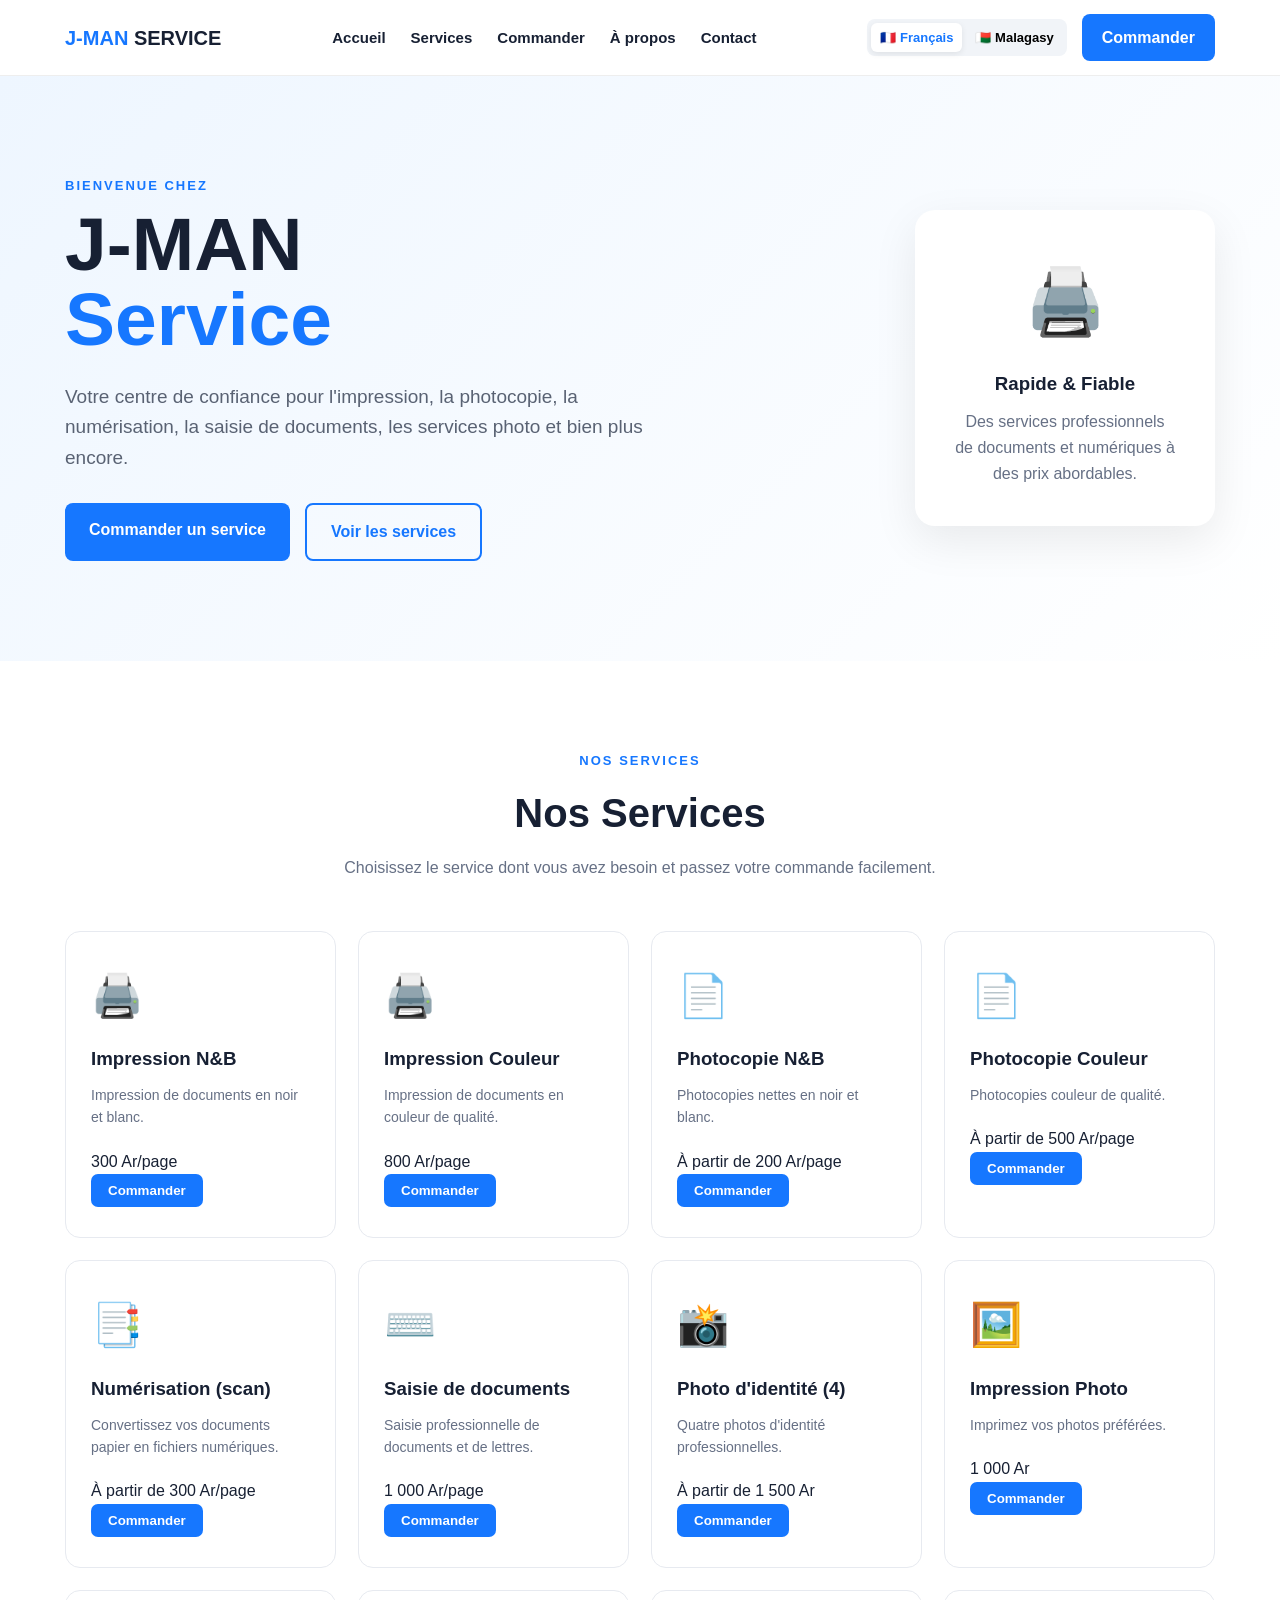
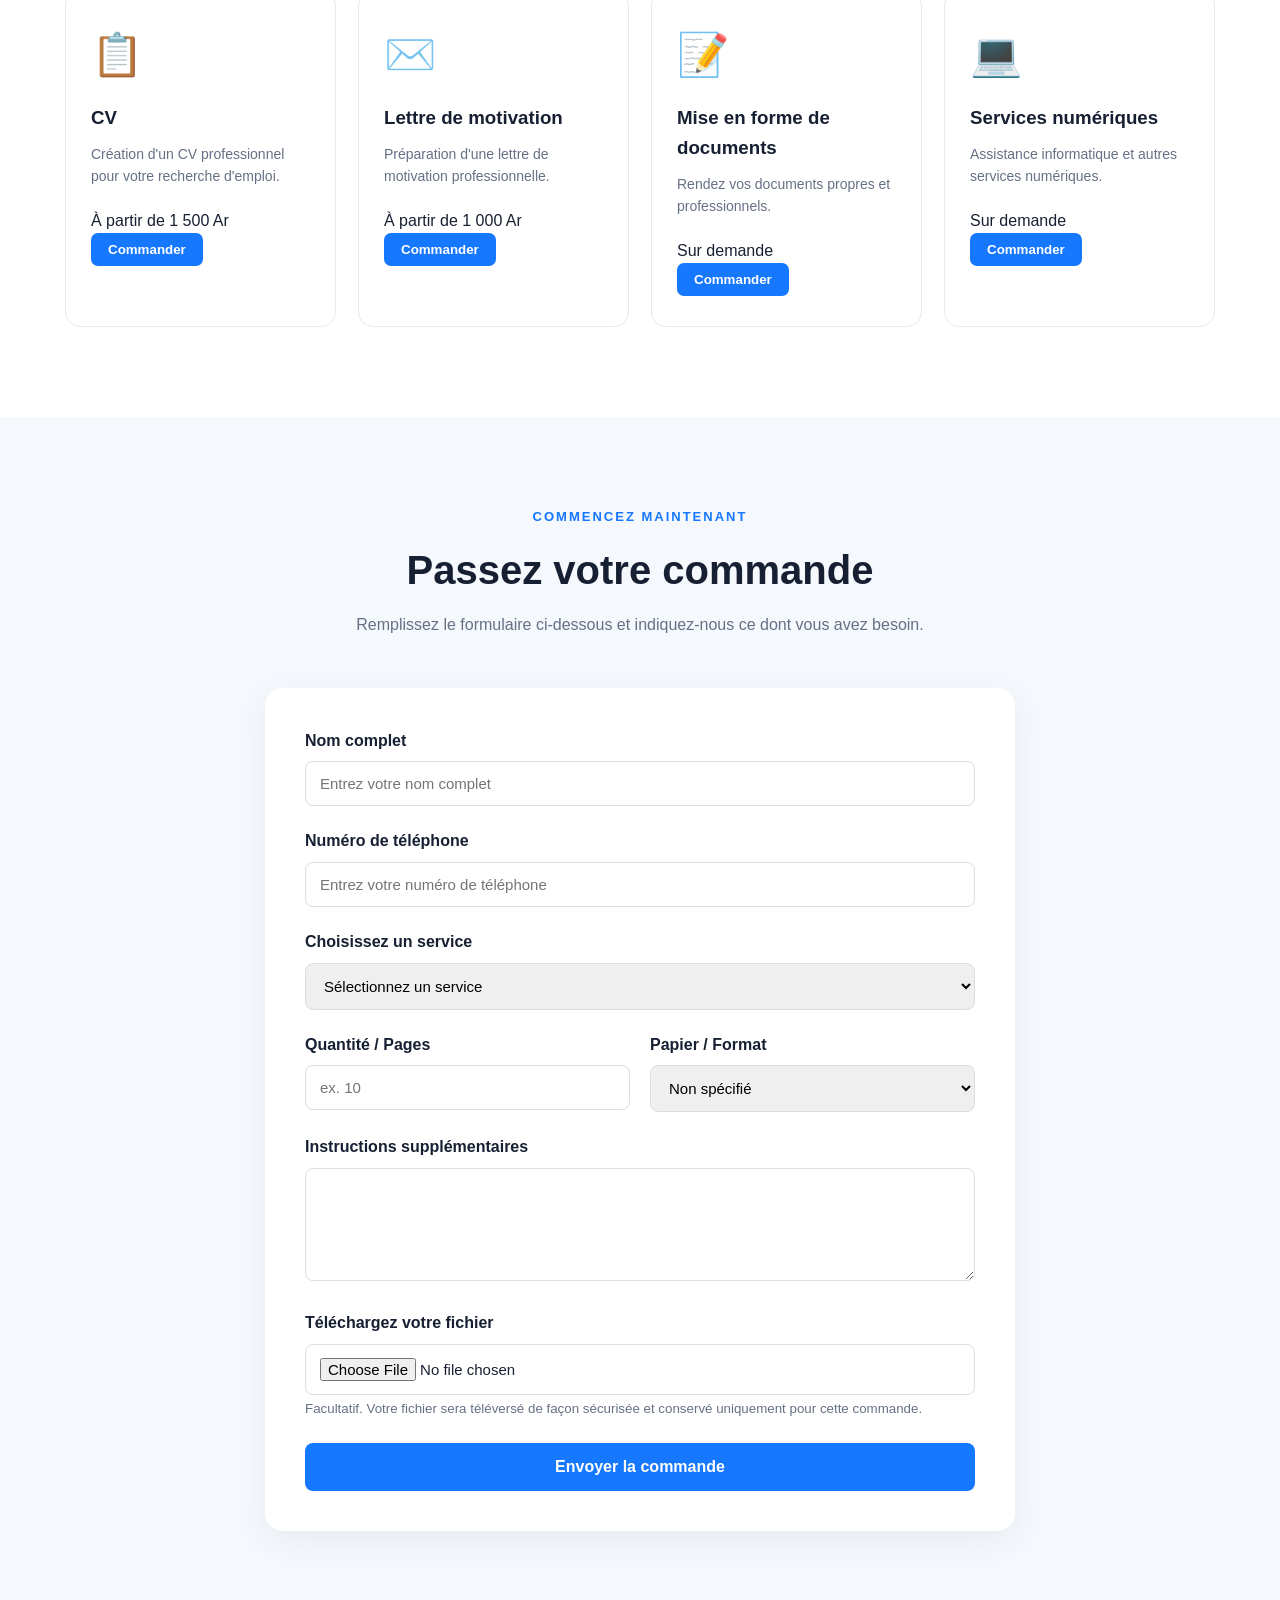
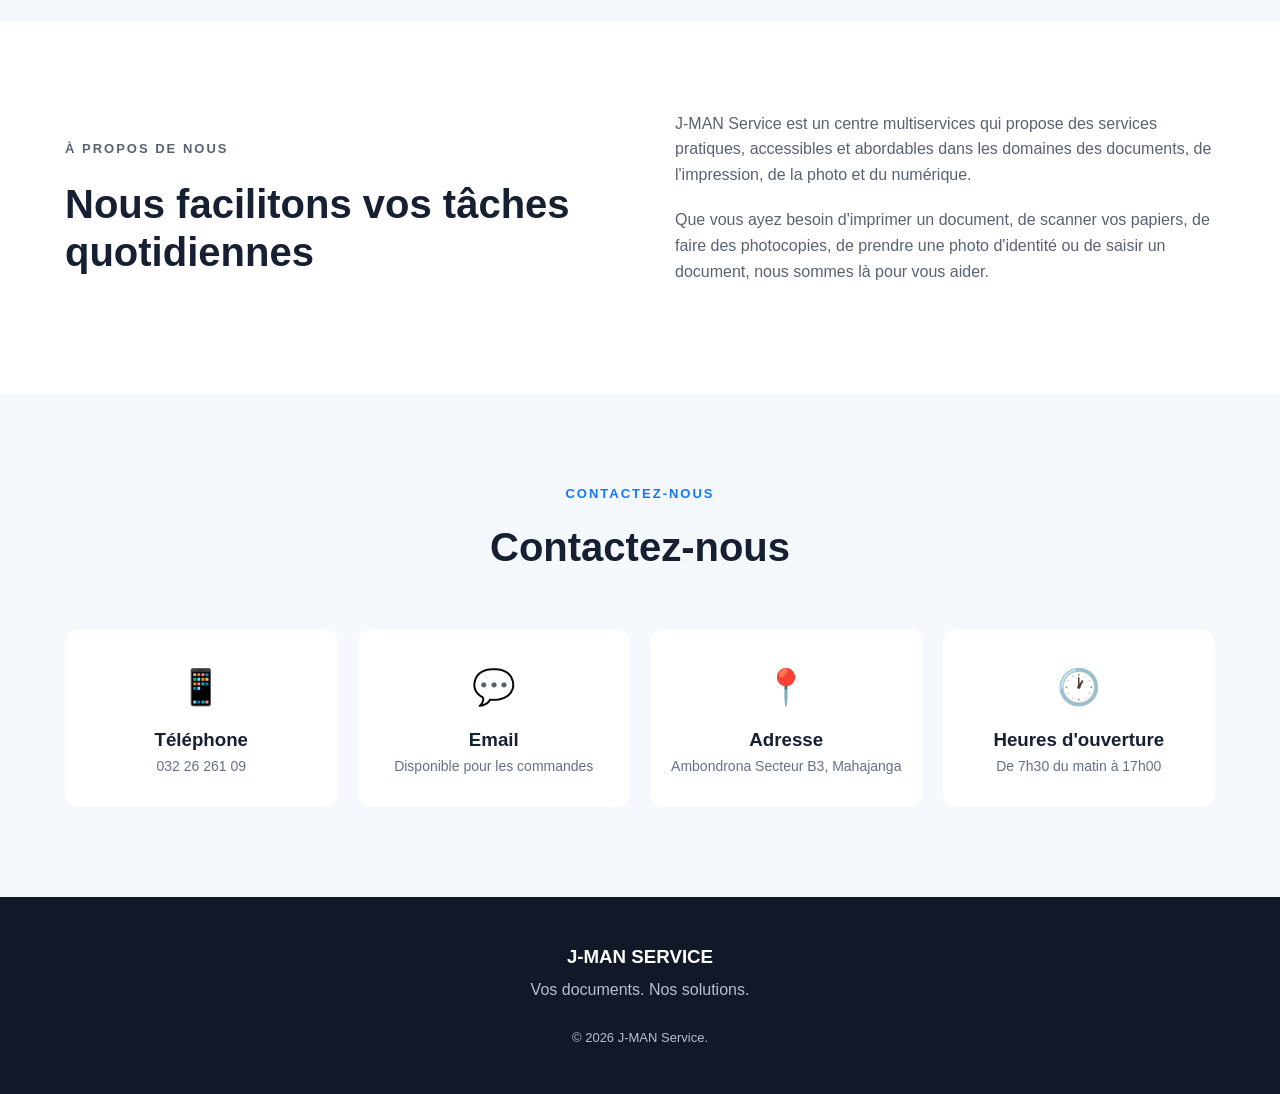
<file: index.html>
<!DOCTYPE html>
<html lang="fr">

<head>
    <meta charset="UTF-8">
    <meta name="viewport" content="width=device-width, initial-scale=1.0">

    <!--
        Security headers set via meta tag.
        Note: for full protection (X-Frame-Options, X-Content-Type-Options,
        Referrer-Policy, Permissions-Policy, HSTS), these should also be
        set as real HTTP response headers by whatever is hosting this site
        (Netlify, Vercel, GitHub Pages + Cloudflare, Apache/Nginx, etc.),
        since some headers cannot be set via <meta> at all.
    -->
    <!--
        connect-src whitelists the Google Apps Script domains so the
        order form can POST the uploaded file to your Drive-upload
        endpoint. It does NOT need to list your specific script URL —
        just the two Google domains Apps Script Web Apps run on.
    -->
    <meta http-equiv="Content-Security-Policy"
          content="default-src 'self';
                   script-src 'self';
                   style-src 'self' 'unsafe-inline';
                   img-src 'self' data:;
                   font-src 'self';
                   connect-src 'self' https://script.google.com https://script.googleusercontent.com;
                   form-action 'self';
                   base-uri 'self';
                   object-src 'none';
                   frame-ancestors 'none';">
   <title>J-MAN Service – Impression, Photocopie et Services à Mahajanga</title>

<meta name="description"
      content="J-MAN Service à Mahajanga : impression, photocopie, scan, saisie de documents, photos d'identité et autres services.">

    <link rel="stylesheet" href="style.css">
</head>

<body>

    <!-- ================= HEADER ================= -->

    <header class="header">

        <div class="container nav-container">

            <a href="#home" class="logo">
                <span>J-MAN</span> SERVICE
            </a>

            <nav class="navbar">

                <a href="#home" data-mg="Fandraisana" data-fr="Accueil">Accueil</a>

                <a href="#services"
                   data-mg="Tolotra"
                   data-fr="Services">
                    Services
                </a>

                <a href="#order"
                   data-mg="Hanafatra"
                   data-fr="Commander">
                    Order
                </a>

                <a href="#about"
                   data-mg="Momba anay"
                   data-fr="À propos">
                    About
                </a>

                <a href="#contact"
                   data-mg="Fifandraisana"
                   data-fr="Contact">
                    Contact
                </a>

            </nav>


            <div class="header-right">

                <!-- LANGUAGE SWITCHER -->

                <div class="language-switcher">

                    <button
                        id="frBtn"
                        type="button">
                        🇫🇷 Français
                    </button>

                    <button
                        id="mgBtn"
                        type="button">
                        🇲🇬 Malagasy
                    </button>

                </div>


                <a href="#order"
                   class="nav-button"
                   data-mg="Hanafatra Izao"
                   data-fr="Commander">
                    Order Now
                </a>

            </div>

        </div>

    </header>



    <!-- ================= HOME ================= -->

    <section id="home" class="hero">

        <div class="container hero-content">

            <div class="hero-text">

                <p class="small-title"
                   data-mg="TONGA SOA ATO AMIN'NY"
                   data-fr="BIENVENUE CHEZ">
                    WELCOME TO
                </p>


                <h1>
                    J-MAN
                    <span>Service</span>
                </h1>


                <p class="hero-description"
                   data-mg="Toerana azo itokisana ho an'ny fanontam-pirinty, ny kopia, ny scan, ny fanoratana lahatsoratra, ny sary ary ny tolotra maro hafa."
                   data-fr="Votre centre de confiance pour l'impression, la photocopie, la numérisation, la saisie de documents, les services photo et bien plus encore.">

                    Your trusted place for printing,
                    photocopying, scanning, typing,
                    photo services and more.

                </p>


                <div class="hero-buttons">

                    <a href="#order"
                       class="btn primary-btn"
                       data-mg="Hanafatra Tolotra"
                       data-fr="Commander un service">
                        Order a Service
                    </a>


                    <a href="#services"
                       class="btn secondary-btn"
                       data-mg="Jereo ny Tolotra"
                       data-fr="Voir les services">
                        View Services
                    </a>

                </div>

            </div>


            <div class="hero-card">

                <div class="hero-icon">
                    🖨️
                </div>

                <h3
                    data-mg="Haingana sy Azo Itokisana"
                    data-fr="Rapide & Fiable">
                    Fast & Reliable
                </h3>

                <p
                    data-mg="Tolotra matihanina momba ny taratasy sy ny nomerika, amin'ny vidiny mirary."
                    data-fr="Des services professionnels de documents et numériques à des prix abordables.">

                    Professional document and digital
                    services at an affordable price.

                </p>

            </div>

        </div>

    </section>



    <!-- ================= SERVICES ================= -->

<section id="services" class="section">

    <div class="container">

        <div class="section-heading">

            <p class="small-title"
               data-mg="IZAY ATOLOTRAY"
               data-fr="NOS SERVICES">
                WHAT WE OFFER
            </p>

            <h2
                data-mg="Ny Tolotray"
                data-fr="Nos Services">
                Our Services
            </h2>

            <p
                data-mg="Safidio ny tolotra ilainao ka hanafatra amin'ny fomba tsotra."
                data-fr="Choisissez le service dont vous avez besoin et passez votre commande facilement.">
                Choose the service you need and place your order easily.
            </p>

        </div>


        <div class="services-grid">


            <!-- ================= PRINTING B&W ================= -->

            <div class="service-card">

                <div class="service-icon">🖨️</div>

                <h3
                    data-mg="Fanontana Mainty sy Fotsy"
                    data-fr="Impression N&B">
                    Printing B&W
                </h3>

                <p
                    data-mg="Fanontana taratasy mainty sy fotsy."
                    data-fr="Impression de documents en noir et blanc.">
                    Black & white document printing.
                </p>

                <div class="service-price">
                    <span data-mg="300 Ar/pejy"
                          data-fr="300 Ar/page">
                        300 Ar/page
                    </span>
                </div>

                <button
                    data-service="Printing B&W"
                    type="button"
                    data-mg="Hanafatra"
                    data-fr="Commander">
                    Order
                </button>

            </div>


            <!-- ================= PRINTING COLOR ================= -->

            <div class="service-card">

                <div class="service-icon">🖨️</div>

                <h3
                    data-mg="Fanontana Miloko"
                    data-fr="Impression Couleur">
                    Printing Color
                </h3>

                <p
                    data-mg="Fanontana taratasy miloko, kalitao ambony."
                    data-fr="Impression de documents en couleur de qualité.">
                    High-quality color document printing.
                </p>

                <div class="service-price">
                    <span data-mg="800 Ar/pejy"
                          data-fr="800 Ar/page">
                        800 Ar/page
                    </span>
                </div>

                <button
                    data-service="Printing Color"
                    type="button"
                    data-mg="Hanafatra"
                    data-fr="Commander">
                    Order
                </button>

            </div>


            <!-- ================= PHOTOCOPY B&W ================= -->

            <div class="service-card">

                <div class="service-icon">📄</div>

                <h3
                    data-mg="Kopia Mainty sy Fotsy"
                    data-fr="Photocopie N&B">
                    Photocopy B&W
                </h3>

                <p
                    data-mg="Kopia mazava, mainty sy fotsy."
                    data-fr="Photocopies nettes en noir et blanc.">
                    Clear black & white photocopies.
                </p>

                <div class="service-price">
                    <span data-mg="Manomboka amin'ny 200 Ar/pejy"
                          data-fr="À partir de 200 Ar/page">
                        From 200 Ar/page
                    </span>
                </div>

                <button
                    data-service="Photocopy B&W"
                    type="button"
                    data-mg="Hanafatra"
                    data-fr="Commander">
                    Order
                </button>

            </div>


            <!-- ================= PHOTOCOPY COLOR ================= -->

            <div class="service-card">

                <div class="service-icon">📄</div>

                <h3
                    data-mg="Kopia Miloko"
                    data-fr="Photocopie Couleur">
                    Photocopy Color
                </h3>

                <p
                    data-mg="Kopia miloko, kalitao tsara."
                    data-fr="Photocopies couleur de qualité.">
                    Quality color photocopies.
                </p>

                <div class="service-price">
                    <span data-mg="Manomboka amin'ny 500 Ar/pejy"
                          data-fr="À partir de 500 Ar/page">
                        From 500 Ar/page
                    </span>
                </div>

                <button
                    data-service="Photocopy Color"
                    type="button"
                    data-mg="Hanafatra"
                    data-fr="Commander">
                    Order
                </button>

            </div>


            <!-- ================= SCANNING ================= -->

            <div class="service-card">

                <div class="service-icon">📑</div>

                <h3
                    data-mg="Scan"
                    data-fr="Numérisation (scan)">
                    Scanning
                </h3>

                <p
                    data-mg="Manova taratasy ho rakitra nomerika."
                    data-fr="Convertissez vos documents papier en fichiers numériques.">
                    Convert paper documents into digital files.
                </p>

                <div class="service-price">
                    <span data-mg="Manomboka amin'ny 300 Ar/pejy"
                          data-fr="À partir de 300 Ar/page">
                        From 300 Ar/page
                    </span>
                </div>

                <button
                    data-service="Scanning"
                    type="button"
                    data-mg="Hanafatra"
                    data-fr="Commander">
                    Order
                </button>

            </div>


            <!-- ================= TYPING ================= -->

            <div class="service-card">

                <div class="service-icon">⌨️</div>

                <h3
                    data-mg="Fanoratana"
                    data-fr="Saisie de documents">
                    Typing
                </h3>

                <p
                    data-mg="Fanoratana matihanina taratasy sy taratasy isan-karazany."
                    data-fr="Saisie professionnelle de documents et de lettres.">
                    Professional typing of documents and letters.
                </p>

                <div class="service-price">
                    <span data-mg="1 000 Ar/pejy"
                          data-fr="1 000 Ar/page">
                        1,000 Ar/page
                    </span>
                </div>

                <button
                    data-service="Typing"
                    type="button"
                    data-mg="Hanafatra"
                    data-fr="Commander">
                    Order
                </button>

            </div>


            <!-- ================= ID PHOTO ================= -->

            <div class="service-card">

                <div class="service-icon">📸</div>

                <h3
                    data-mg="Sary Kara-panondro (4)"
                    data-fr="Photo d'identité (4)">
                    ID Photo (4)
                </h3>

                <p
                    data-mg="Sary efatra ho an'ny kara-panondro, kalitao matihanina."
                    data-fr="Quatre photos d'identité professionnelles.">
                    Four professional ID photos.
                </p>

                <div class="service-price">
                    <span data-mg="Manomboka amin'ny 1 500 Ar"
                          data-fr="À partir de 1 500 Ar">
                        From 1,500 Ar
                    </span>
                </div>

                <button
                    data-service="ID Photo (4)"
                    type="button"
                    data-mg="Hanafatra"
                    data-fr="Commander">
                    Order
                </button>

            </div>


            <!-- ================= PHOTO PRINTING ================= -->

            <div class="service-card">

                <div class="service-icon">🖼️</div>

                <h3
                    data-mg="Fanontana Sary"
                    data-fr="Impression Photo">
                    Photo Printing
                </h3>

                <p
                    data-mg="Atontano ireo sary tianao indrindra."
                    data-fr="Imprimez vos photos préférées.">
                    Print your favorite photos.
                </p>

                <div class="service-price">
                    <span data-mg="1 000 Ar"
                          data-fr="1 000 Ar">
                        1,000 Ar
                    </span>
                </div>

                <button
                    data-service="Photo Printing"
                    type="button"
                    data-mg="Hanafatra"
                    data-fr="Commander">
                    Order
                </button>

            </div>


            <!-- ================= CV ================= -->

            <div class="service-card">

                <div class="service-icon">📋</div>

                <h3
                    data-mg="CV"
                    data-fr="CV">
                    CV
                </h3>

                <p
                    data-mg="Famoronana CV matihanina ho an'ny fikarohan-tsampan'asa."
                    data-fr="Création d'un CV professionnel pour votre recherche d'emploi.">
                    Create a professional CV for your job search.
                </p>

                <div class="service-price">
                    <span data-mg="Manomboka amin'ny 1 500 Ar"
                          data-fr="À partir de 1 500 Ar">
                        From 1,500 Ar
                    </span>
                </div>

                <button
                    data-service="CV"
                    type="button"
                    data-mg="Hanafatra"
                    data-fr="Commander">
                    Order
                </button>

            </div>


            <!-- ================= COVER LETTER ================= -->

            <div class="service-card">

                <div class="service-icon">✉️</div>

                <h3
                    data-mg="Taratasy Fangatahana"
                    data-fr="Lettre de motivation">
                    Cover Letter
                </h3>

                <p
                    data-mg="Fanomanana taratasy fangatahana matihanina."
                    data-fr="Préparation d'une lettre de motivation professionnelle.">
                    Professional cover letter preparation.
                </p>

                <div class="service-price">
                    <span data-mg="Manomboka amin'ny 1 000 Ar"
                          data-fr="À partir de 1 000 Ar">
                        From 1,000 Ar
                    </span>
                </div>

                <button
                    data-service="Cover Letter"
                    type="button"
                    data-mg="Hanafatra"
                    data-fr="Commander">
                    Order
                </button>

            </div>


            <!-- ================= FORMATTING ================= -->

            <div class="service-card">

                <div class="service-icon">📝</div>

                <h3
                    data-mg="Fandaminana Taratasy"
                    data-fr="Mise en forme de documents">
                    Document Formatting
                </h3>

                <p
                    data-mg="Ataovy madio sy matihanina ny taratasinao."
                    data-fr="Rendez vos documents propres et professionnels.">
                    Make your documents clean and professional.
                </p>

                <div class="service-price">
                    <span data-mg="Arakaraka ny filana"
                          data-fr="Sur demande">
                        On request
                    </span>
                </div>

                <button
                    data-service="Document Formatting"
                    type="button"
                    data-mg="Hanafatra"
                    data-fr="Commander">
                    Order
                </button>

            </div>


            <!-- ================= DIGITAL SERVICES ================= -->

            <div class="service-card">

                <div class="service-icon">💻</div>

                <h3
                    data-mg="Tolotra Nomerika"
                    data-fr="Services numériques">
                    Digital Services
                </h3>

                <p
                    data-mg="Fanampiana amin'ny ordinatera sy tolotra nomerika hafa."
                    data-fr="Assistance informatique et autres services numériques.">
                    Computer assistance and other digital services.
                </p>

                <div class="service-price">
                    <span data-mg="Arakaraka ny filana"
                          data-fr="Sur demande">
                        On request
                    </span>
                </div>

                <button
                    data-service="Digital Services"
                    type="button"
                    data-mg="Hanafatra"
                    data-fr="Commander">
                    Order
                </button>

            </div>


        </div>

    </div>

</section>


<!-- ================= ORDER ================= -->

<section id="order" class="order-section">

    <div class="container">

        <div class="section-heading">

            <p class="small-title"
               data-mg="ATOMBOHY IZAO"
               data-fr="COMMENCEZ MAINTENANT">
                GET STARTED
            </p>

            <h2
                data-mg="Manaova ny Filazanao"
                data-fr="Passez votre commande">
                Place Your Order
            </h2>

            <p
                data-mg="Fenoy ny fomba etsy ambany ary lazao izay ilainao."
                data-fr="Remplissez le formulaire ci-dessous et indiquez-nous ce dont vous avez besoin.">
                Fill in the form below and tell us what you need.
            </p>

        </div>


        <form id="orderForm" class="order-form" autocomplete="on" novalidate>

            <!--
                HONEYPOT FIELD (spam-bot trap).
                Hidden from real users via CSS ("hp-field" in style.css),
                but visible to most automated form-filling bots, which
                tend to fill in every field they find. If this has a
                value on submit, script.js silently drops the request.
                tabindex/autocomplete prevent it interfering with real users.
            -->
            <div class="hp-field" aria-hidden="true">
                <label for="website">Site web</label>
                <input type="text" id="website" name="website" tabindex="-1" autocomplete="off">
            </div>

            <!-- FULL NAME -->

            <div class="form-group">

                <label
                    for="name"
                    data-mg="Anarana Feno"
                    data-fr="Nom complet">
                    Full Name
                </label>

                <input
                    type="text"
                    id="name"
                    name="name"
                    required
                    maxlength="80"
                    autocomplete="name"
                    data-placeholder-mg="Soraty ny anaranao feno"
                    data-placeholder-fr="Entrez votre nom complet"
                    placeholder="Enter your full name">

            </div>


            <!-- PHONE -->

            <div class="form-group">

                <label
                    for="phone"
                    data-mg="Laharana Finday"
                    data-fr="Numéro de téléphone">
                    Phone Number
                </label>

                <input
                    type="tel"
                    id="phone"
                    name="phone"
                    required
                    maxlength="20"
                    autocomplete="tel"
                    pattern="[0-9+()\-\s]{6,20}"
                    data-placeholder-mg="Soraty ny laharana findainao"
                    data-placeholder-fr="Entrez votre numéro de téléphone"
                    placeholder="Enter your phone number">

            </div>


            <!-- SERVICE -->

            <div class="form-group">

                <label
                    for="service"
                    data-mg="Safidio ny Tolotra"
                    data-fr="Choisissez un service">
                    Choose a Service
                </label>

                <select id="service" required>

                    <option
                        value=""
                        data-mg="Safidio tolotra iray"
                        data-fr="Sélectionnez un service">
                        Select a service
                    </option>

                    <option
                        value="Printing"
                        data-mg="Fanontana Mainty sy Fotsy"
                        data-fr="Impression N&B">
                        Impression N&B
                    </option>

                    <option
                        value="Printing"
                        data-mg="Fanontana Miloko"
                        data-fr="Impression Couleur">
                        Impression Couleur
                    </option>

                    <option
                        value="Photocopy"
                        data-mg="Kopia Mainty sy Fotsy"
                        data-fr="Photocopie N&B">
                        Photocopy
                    </option>

                    <option
                        value="Photocopy"
                        data-mg="Kopia Miloko"
                        data-fr="Photocopie Couleur">
                        Photocopie Couleur
                    </option>

                    <option
                        value="Scanning"
                        data-mg="Scan"
                        data-fr="Numérisation / scan">
                        Scanning
                    </option>

                    <option
                        value="Typing"
                        data-mg="Fanoratana"
                        data-fr="Saisie de documents">
                        Typing
                    </option>

                    <option
                        value="Photo Services"
                        data-mg="Sary Kara-panondro (4)"
                        data-fr="Photo d'identité (4)">
                        ID Photo (4)
                    </option>

                    <option
                        value="Photo Services"
                        data-mg="Fanontana Sary"
                        data-fr="Impression Photo">
                        Impression Photo
                    </option>

                    <option
                        value="CV & Cover Letter"
                        data-mg="CV Matihanina"
                        data-fr="CV Professionnel">
                        CV
                    </option>

                    <option
                        value="CV & Cover Letter"
                        data-mg="Taratasy Fangatahana"
                        data-fr="Lettre de motivation">
                        Cover Letter
                    </option>

                    <option
                        value="Document Formatting"
                        data-mg="Fandaminana Taratasy"
                        data-fr="Mise en forme de documents">
                        Document Formatting
                    </option>

                    <option
                        value="Digital Services"
                        data-mg="Tolotra Nomerika"
                        data-fr="Services numériques">
                        Digital Services
                    </option>

                    <option
                        value="Other"
                        data-mg="Hafa"
                        data-fr="Autre">
                        Other
                    </option>

                </select>

            </div>


            <!-- QUANTITY + FORMAT -->

            <div class="form-row">

                <div class="form-group">

                    <label
                        for="quantity"
                        data-mg="Isa / Pejy"
                        data-fr="Quantité / Pages">
                        Quantity / Pages
                    </label>

                    <input
                        type="number"
                        id="quantity"
                        name="quantity"
                        min="1"
                        max="10000"
                        step="1"
                        data-placeholder-mg="ohatra 10"
                        data-placeholder-fr="ex. 10"
                        placeholder="e.g. 10">

                </div>


                <div class="form-group">

                    <label
                        for="paper"
                        data-mg="Taratasy / Endrika"
                        data-fr="Papier / Format">
                        Paper / Format
                    </label>

                    <select id="paper">

                        <option
                            value="Not specified"
                            data-mg="Tsy voafaritra"
                            data-fr="Non spécifié">
                            Not specified
                        </option>

                        <option
                            value="A4"
                            data-mg="A4"
                            data-fr="A4">
                            A4
                        </option>

                        <option
                            value="A3"
                            data-mg="A3"
                            data-fr="A3">
                            A3
                        </option>

                        <option
                            value="Photo"
                            data-mg="Sary"
                            data-fr="Photo">
                            Photo
                        </option>

                        <option
                            value="PDF"
                            data-mg="PDF"
                            data-fr="PDF">
                            PDF
                        </option>

                        <option
                            value="Other"
                            data-mg="Hafa"
                            data-fr="Autre">
                            Other
                        </option>

                    </select>

                </div>

            </div>


            <!-- ADDITIONAL INSTRUCTIONS -->

            <div class="form-group">

                <label
                    for="message"
                    data-mg="Toromarika Fanampiny"
                    data-fr="Instructions supplémentaires">
                    Additional Instructions
                </label>

                <textarea
                    id="message"
                    name="message"
                    rows="5"
                    maxlength="1000"
                    data-placeholder-mg="Lazao izay tokony ho fantatray hafa..."
                    data-placeholder-fr="Indiquez toute autre information importante..."
                    placeholder="Tell us anything else we should know...">
                </textarea>

            </div>


            <!-- FILE -->

            <div class="form-group">

                <label
                    for="file"
                    data-mg="Hampakatra ny Rakitrao"
                    data-fr="Téléchargez votre fichier">
                    Upload Your File
                </label>

                <input
                    type="file"
                    id="file"
                    name="file"
                    accept=".pdf,.doc,.docx,.jpg,.jpeg,.png">

                <small
                    id="fileHelp"
                    data-mg="Tsy voatery. Ho apetraka amin'ny fomba azo antoka ny rakitrao ary hotehirizina ho an'ity filazana ity ihany."
                    data-fr="Facultatif. Votre fichier sera téléversé de façon sécurisée et conservé uniquement pour cette commande.">

                    Optional. Your file will be uploaded securely
                    and stored for this order only.

                </small>

            </div>


            <!--
                UPLOAD / CONFIRMATION STATUS
                Hidden by default (see style.css .order-status).
                script.js toggles this while uploading, on success,
                and on failure, instead of relying only on alert().
            -->
            <div id="orderStatus" class="order-status" role="status" aria-live="polite" hidden></div>


            <!-- SUBMIT -->

            <button
                type="submit"
                class="submit-btn"
                data-mg="Alefaso ny commande-nao"
                data-fr="Envoyer la commande">

                Send Order

            </button>

        </form>

    </div>

</section>



    <!-- ================= ABOUT ================= -->

    <section id="about" class="section about-section">

        <div class="container about-content">

            <div>

                <p class="small-title"
                   data-mg="MOMBA ANAY"
                   data-fr="À PROPOS DE NOUS">
                    ABOUT US
                </p>

                <h2
                    data-mg="Manamora ny Asanao Isan'andro"
                    data-fr="Nous facilitons vos tâches quotidiennes">

                    Making Your Everyday Tasks Easier

                </h2>

            </div>


            <div>

                <p
                    data-mg="J-MAN Service dia foto-toerana manolotra tolotra maro momba ny taratasy, ny fanontana, ny sary ary ny nomerika, izay mora azo sy mirary vidiny."
                    data-fr="J-MAN Service est un centre multiservices qui propose des services pratiques, accessibles et abordables dans les domaines des documents, de l'impression, de la photo et du numérique.">

                    J-MAN Service is a multi-service center
                    providing practical, accessible and affordable
                    document, printing, photo and digital services.

                </p>


                <p
                    data-mg="Na mila manontana taratasy ianao, na manao scan ny taratasinao, na mila kopia, na sary kara-panondro, na fanoratana lahatsoratra, dia vonona hanampy anao izahay."
                    data-fr="Que vous ayez besoin d'imprimer un document, de scanner vos papiers, de faire des photocopies, de prendre une photo d'identité ou de saisir un document, nous sommes là pour vous aider.">

                    Whether you need to print a document,
                    scan your papers, make photocopies,
                    take an ID photo or type a document,
                    we're here to help.

                </p>

            </div>

        </div>

    </section>



    <!-- ================= CONTACT ================= -->

    <section id="contact" class="contact-section">

        <div class="container">

            <div class="section-heading">

                <p class="small-title"
                   data-mg="MIFANDRAISA AMINAY"
                   data-fr="CONTACTEZ-NOUS">
                    GET IN TOUCH
                </p>

                <h2
                    data-mg="Mifandraisa Aminay"
                    data-fr="Contactez-nous">
                    Contact Us
                </h2>

            </div>


            <div class="contact-grid">


                <div class="contact-card">

                    <div>📱</div>

                    <h3
                        data-mg="Finday"
                        data-fr="Téléphone">
                        Phone
                    </h3>

                    <p>
                        032 26 261 09
                    </p>

                </div>



                <div class="contact-card">

                    <div>💬</div>

                    <h3>
                        Email
                    </h3>

                    <p
                        data-mg="Azo antenaina amin'ny filazana"
                        data-fr="Disponible pour les commandes">
                        Available for orders
                    </p>

                </div>



                <div class="contact-card">

                    <div>📍</div>

                    <h3
                        data-mg="Toerana"
                        data-fr="Adresse">
                        Location
                    </h3>

                    <p>
                        Ambondrona Secteur B3, Mahajanga
                    </p>

                </div>



                <div class="contact-card">

                    <div>🕐</div>

                    <h3
                        data-mg="Ora Fisokafana"
                        data-fr="Heures d'ouverture">
                        Opening Hours
                    </h3>

                    <p
                        data-mg="7:30 maraina – 5:00 hariva "
                        data-fr="De 7h30 du matin à 17h00"> 
                    </p>

                </div>

            </div>

        </div>

    </section>



    <!-- ================= FOOTER ================= -->

    <footer class="footer">

        <div class="container">

            <h3>
                J-MAN SERVICE
            </h3>

            <p
                data-mg="Ny taratasinao. Ny vahaolanay."
                data-fr="Vos documents. Nos solutions.">
                Your documents. Our solutions.
            </p>

            <p class="copyright">
                © 2026 J-MAN Service.
            </p>

        </div>

    </footer>


    <script src="script.js"></script>

</body>

</html>
</file>
<file: style.css>
/* =========================
   HONEYPOT (SPAM PROTECTION)
========================= */

/*
   Hides the honeypot field from real users without using
   display:none (which some bots specifically detect and skip)
   or visibility:hidden. Off-screen positioning + zero size is
   a more bot-resistant way to hide it while staying accessible
   from a code perspective.
*/
.hp-field {
    position: absolute;
    left: -9999px;
    top: -9999px;
    width: 1px;
    height: 1px;
    overflow: hidden;
}


/* =========================
   GENERAL
========================= */

* {
    margin: 0;
    padding: 0;
    box-sizing: border-box;
}

html {
    scroll-behavior: smooth;
}

body {
    font-family: Arial, Helvetica, sans-serif;
    color: #172033;
    background: #ffffff;
    line-height: 1.6;
}

a {
    text-decoration: none;
    color: inherit;
}

.container {
    width: 90%;
    max-width: 1150px;
    margin: auto;
}


/* =========================
   HEADER
========================= */

.header {
    position: sticky;
    top: 0;
    z-index: 1000;
    background: white;
    border-bottom: 1px solid #eeeeee;
}

.nav-container {
    min-height: 75px;
    display: flex;
    align-items: center;
    justify-content: space-between;
    gap: 25px;
}

.logo {
    font-size: 20px;
    font-weight: 800;
    white-space: nowrap;
}

.logo span {
    color: #1677ff;
}

.navbar {
    display: flex;
    gap: 25px;
}

.navbar a {
    font-size: 15px;
    font-weight: 600;
    transition: 0.3s;
}

.navbar a:hover {
    color: #1677ff;
}

.nav-button {
    background: #1677ff;
    color: white;
    padding: 11px 20px;
    border-radius: 8px;
    font-weight: 700;
}


/* =========================
   HERO
========================= */

.hero {
    background: linear-gradient(135deg, #eef6ff, #ffffff);
    padding: 100px 0;
}

.hero-content {
    display: flex;
    align-items: center;
    justify-content: space-between;
    gap: 60px;
}

.hero-text {
    max-width: 650px;
}

.small-title {
    color: #1677ff;
    font-size: 13px;
    font-weight: 800;
    letter-spacing: 2px;
    margin-bottom: 10px;
}

.hero h1 {
    font-size: clamp(45px, 7vw, 75px);
    line-height: 1;
    margin-bottom: 25px;
}

.hero h1 span {
    display: block;
    color: #1677ff;
}

.hero-description {
    font-size: 19px;
    color: #596273;
    max-width: 600px;
    margin-bottom: 30px;
}

.hero-buttons {
    display: flex;
    gap: 15px;
    flex-wrap: wrap;
}

.btn {
    display: inline-block;
    padding: 14px 24px;
    border-radius: 8px;
    font-weight: 700;
}

.primary-btn {
    background: #1677ff;
    color: white;
}

.secondary-btn {
    border: 2px solid #1677ff;
    color: #1677ff;
}

.hero-card {
    background: white;
    padding: 40px;
    width: 300px;
    border-radius: 20px;
    text-align: center;
    box-shadow: 0 15px 45px rgba(0, 0, 0, 0.08);
}

.hero-icon {
    font-size: 65px;
    margin-bottom: 15px;
}

.hero-card h3 {
    margin-bottom: 10px;
}

.hero-card p {
    color: #667085;
}


/* =========================
   SECTIONS
========================= */

.section {
    padding: 90px 0;
}

.section-heading {
    text-align: center;
    max-width: 650px;
    margin: 0 auto 50px;
}

.section-heading h2 {
    font-size: 40px;
    margin-bottom: 10px;
}

.section-heading p:last-child {
    color: #667085;
}


/* =========================
   SERVICES
========================= */

.services-grid {
    display: grid;
    grid-template-columns: repeat(4, 1fr);
    gap: 22px;
}

.service-card {
    padding: 30px 25px;
    border: 1px solid #e7eaf0;
    border-radius: 15px;
    background: white;
    transition: 0.3s;
}

.service-card:hover {
    transform: translateY(-5px);
    box-shadow: 0 15px 35px rgba(0, 0, 0, 0.08);
}

.service-icon {
    font-size: 42px;
    margin-bottom: 15px;
}

.service-card h3 {
    margin-bottom: 10px;
}

.service-card p {
    color: #667085;
    font-size: 14px;
    margin-bottom: 20px;
}

.service-card button {
    border: none;
    background: #1677ff;
    color: white;
    padding: 9px 17px;
    border-radius: 7px;
    cursor: pointer;
    font-weight: 700;
}


/* =========================
   ORDER
========================= */

.order-section {
    background: #f5f8fc;
    padding: 90px 0;
}

.order-form {
    background: white;
    max-width: 750px;
    margin: auto;
    padding: 40px;
    border-radius: 18px;
    box-shadow: 0 10px 35px rgba(0, 0, 0, 0.06);
}

.form-group {
    margin-bottom: 22px;
}

.form-row {
    display: grid;
    grid-template-columns: 1fr 1fr;
    gap: 20px;
}

label {
    display: block;
    font-weight: 700;
    margin-bottom: 8px;
}

input,
select,
textarea {
    width: 100%;
    padding: 13px 14px;
    border: 1px solid #d9dee7;
    border-radius: 8px;
    font-family: inherit;
    font-size: 15px;
    outline: none;
}

input:focus,
select:focus,
textarea:focus {
    border-color: #1677ff;
}

textarea {
    resize: vertical;
}

small {
    color: #667085;
}

.submit-btn {
    width: 100%;
    border: none;
    background: #1677ff;
    color: white;
    padding: 15px;
    border-radius: 8px;
    font-size: 16px;
    font-weight: 800;
    cursor: pointer;
}

.submit-btn:disabled {
    opacity: 0.6;
    cursor: not-allowed;
}


/* =========================
   ORDER STATUS (upload / confirmation)
========================= */

.order-status {
    margin-bottom: 22px;
    padding: 14px 16px;
    border-radius: 8px;
    font-weight: 600;
    font-size: 14px;
}

.order-status[hidden] {
    display: none;
}

.order-status.status-pending {
    background: #eef6ff;
    color: #1677ff;
}

.order-status.status-success {
    background: #eafaf0;
    color: #1a8a4d;
}

.order-status.status-error {
    background: #fdeeee;
    color: #c62828;
}


/* =========================
   ABOUT
========================= */

.about-section {
    background: white;
}

.about-content {
    display: grid;
    grid-template-columns: 1fr 1fr;
    gap: 70px;
    align-items: center;
}

.about-content h2 {
    font-size: 40px;
    line-height: 1.2;
}

.about-content p {
    color: #596273;
    margin-bottom: 20px;
}


/* =========================
   CONTACT
========================= */

.contact-section {
    background: #f5f8fc;
    padding: 90px 0;
}

.contact-grid {
    display: grid;
    grid-template-columns: repeat(4, 1fr);
    gap: 20px;
}

.contact-card {
    background: white;
    padding: 30px 20px;
    text-align: center;
    border-radius: 14px;
}

.contact-card > div {
    font-size: 35px;
    margin-bottom: 10px;
}

.contact-card p {
    color: #667085;
    font-size: 14px;
}


/* =========================
   FOOTER
========================= */

.footer {
    background: #111827;
    color: white;
    text-align: center;
    padding: 45px 0;
}

.footer h3 {
    margin-bottom: 5px;
}

.footer p {
    color: #b8c0cc;
}

.copyright {
    margin-top: 25px;
    font-size: 13px;
}


/* =========================
   MOBILE
========================= */

@media (max-width: 900px) {

    .navbar {
        display: none;
    }

    .hero-content {
        flex-direction: column;
        text-align: center;
    }

    .hero-buttons {
        justify-content: center;
    }

    .services-grid {
        grid-template-columns: repeat(2, 1fr);
    }

    .contact-grid {
        grid-template-columns: repeat(2, 1fr);
    }

    .about-content {
        grid-template-columns: 1fr;
        gap: 30px;
    }
}


@media (max-width: 600px) {

    .nav-button {
        display: none;
    }

    .hero {
        padding: 70px 0;
    }

    .hero-card {
        width: 100%;
    }

    .services-grid {
        grid-template-columns: 1fr;
    }

    .contact-grid {
        grid-template-columns: 1fr;
    }

    .form-row {
        grid-template-columns: 1fr;
    }

    .order-form {
        padding: 25px;
    }

    .section-heading h2 {
        font-size: 32px;
    }

    .about-content h2 {
        font-size: 32px;
    }
}

.header-right {
    display: flex;
    align-items: center;
    gap: 15px;
}

.language-switcher {
    display: flex;
    gap: 4px;
    background: #f1f4f8;
    padding: 4px;
    border-radius: 8px;
}

.language-switcher button {
    border: none;
    background: transparent;
    padding: 7px 9px;
    border-radius: 6px;
    cursor: pointer;
    font-weight: 700;
    font-size: 13px;
}

.language-switcher button.active {
    background: white;
    color: #1677ff;
    box-shadow: 0 2px 6px rgba(0, 0, 0, 0.08);
}


/* MOBILE */

@media (max-width: 900px) {

    .header-right {
        margin-left: auto;
    }

    .navbar {
        display: none;
    }

}

@media (max-width: 600px) {

    .language-switcher button {
        padding: 6px 7px;
        font-size: 12px;
    }

}
</file>
